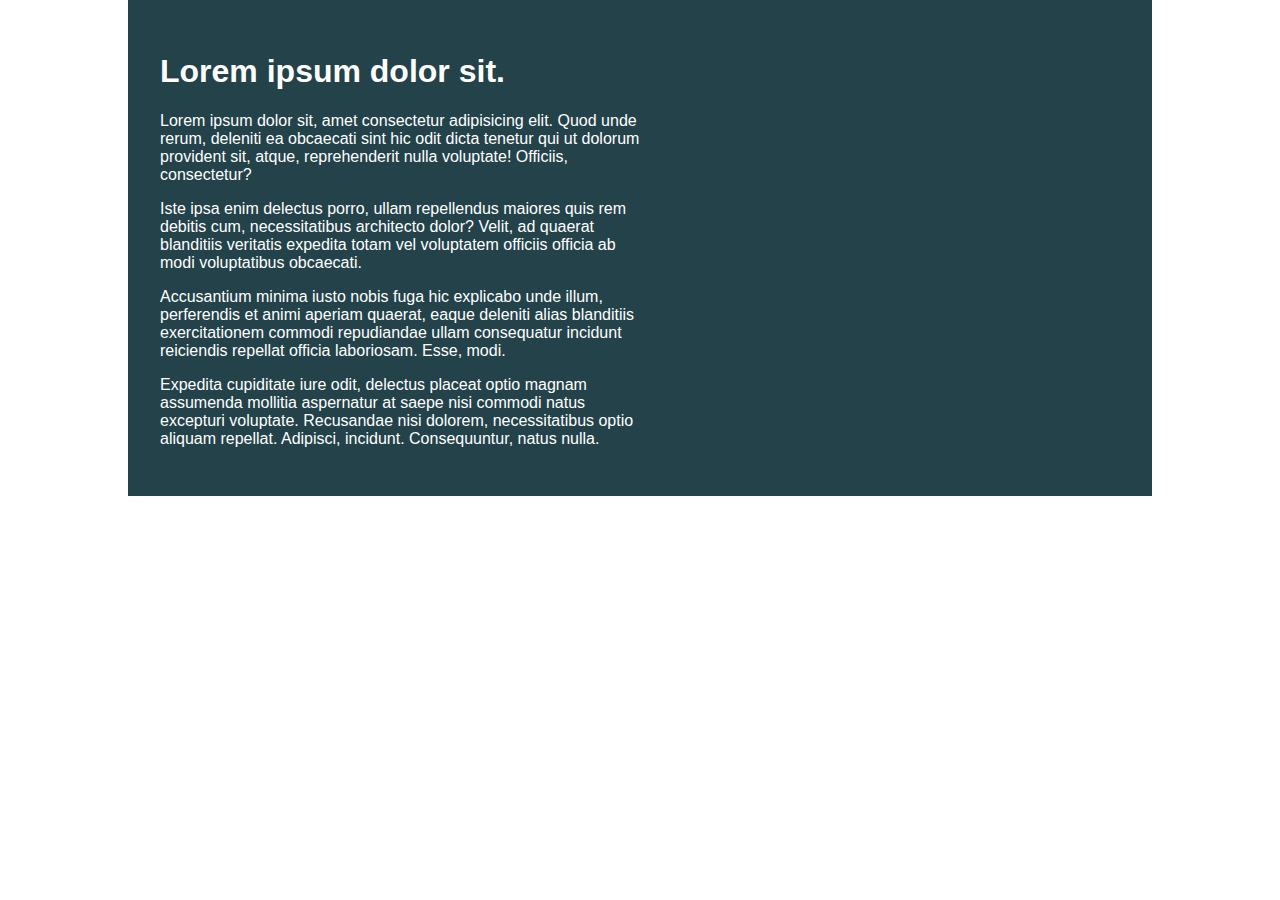
<file: challenge01/index.html>
<!DOCTYPE html>
<html lang="en">

<head>
    <meta charset="UTF-8">
    <meta name="viewport" content="width=device-width, initial-scale=1.0">
    <title>Day 01</title>

    <link rel="stylesheet" href="style.css">
</head>

<body>
    <div class="container">
        <div class="intro-content">
            <h1>Lorem ipsum dolor sit.</h1>
            <p>Lorem ipsum dolor sit, amet consectetur adipisicing elit. Quod unde rerum, deleniti ea obcaecati sint hic
                odit dicta tenetur qui ut dolorum provident sit, atque, reprehenderit nulla voluptate! Officiis,
                consectetur?</p>
            <p>Iste ipsa enim delectus porro, ullam repellendus maiores quis rem debitis cum, necessitatibus architecto
                dolor? Velit, ad quaerat blanditiis veritatis expedita totam vel voluptatem officiis officia ab modi
                voluptatibus obcaecati.</p>
            <p>Accusantium minima iusto nobis fuga hic explicabo unde illum, perferendis et animi aperiam quaerat, eaque
                deleniti alias blanditiis exercitationem commodi repudiandae ullam consequatur incidunt reiciendis
                repellat officia laboriosam. Esse, modi.</p>
            <p>Expedita cupiditate iure odit, delectus placeat optio magnam assumenda mollitia aspernatur at saepe nisi
                commodi natus excepturi voluptate. Recusandae nisi dolorem, necessitatibus optio aliquam repellat.
                Adipisci, incidunt. Consequuntur, natus nulla.</p>
        </div>
    </div>
</body>

</html>
</file>
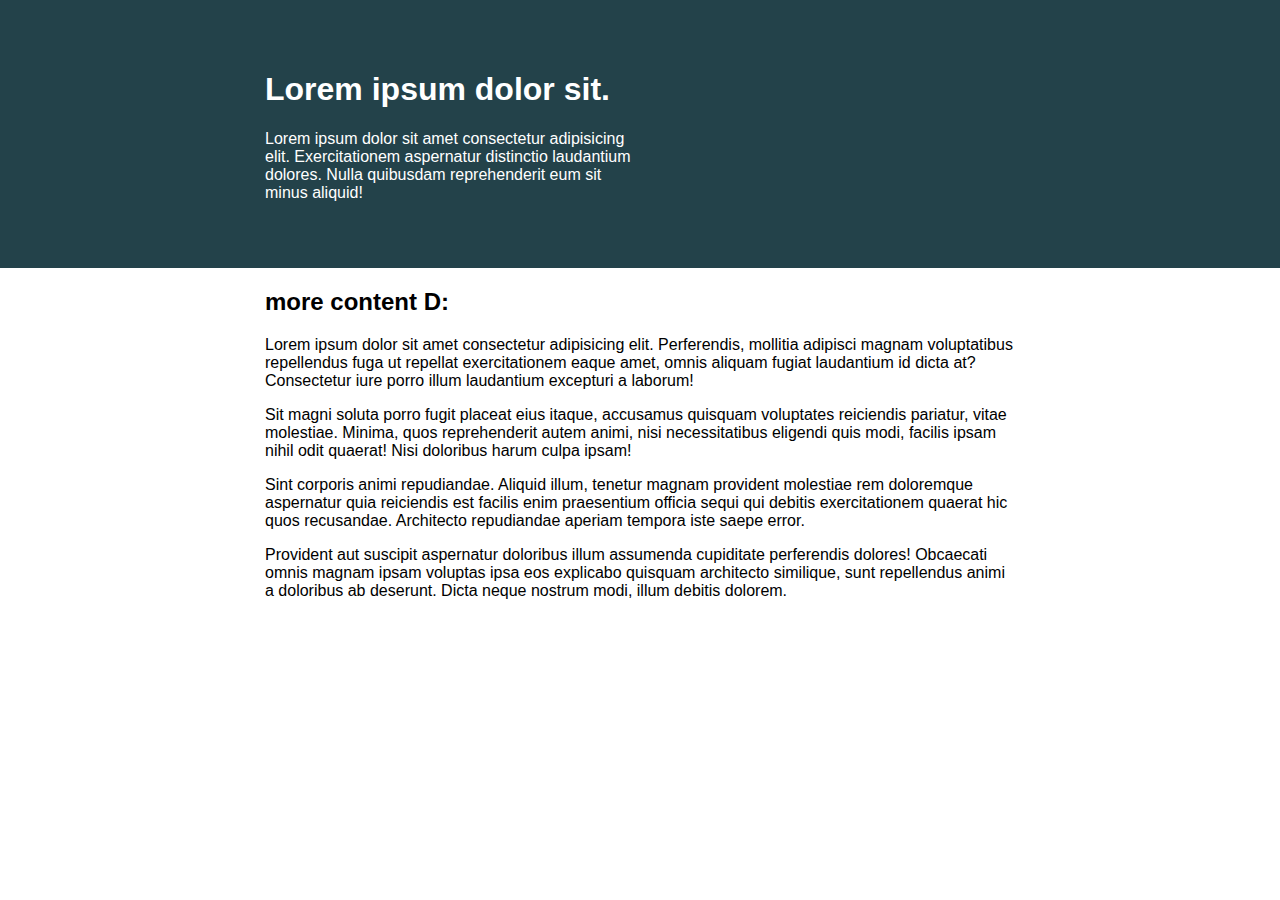
<file: challenge02/index.html>
<!DOCTYPE html>
<html lang="en">
  <head>
    <meta charset="UTF-8" />
    <meta name="viewport" content="width=device-width, initial-scale=1.0" />
    <title>Day 01</title>

    <link rel="stylesheet" href="style.css" />
  </head>
  <body>

    <div class="intro">
        <div class="container">
          <div class="intro-content">
            <h1>Lorem ipsum dolor sit.</h1>
            <p>
              Lorem ipsum dolor sit amet consectetur adipisicing elit.
              Exercitationem aspernatur distinctio laudantium dolores. Nulla
              quibusdam reprehenderit eum sit minus aliquid!
            </p>
          </div>
        </div>
    </div>

    <div class="container">
      <h2>more content D:</h2>
      <p>
        Lorem ipsum dolor sit amet consectetur adipisicing elit. Perferendis,
        mollitia adipisci magnam voluptatibus repellendus fuga ut repellat
        exercitationem eaque amet, omnis aliquam fugiat laudantium id dicta at?
        Consectetur iure porro illum laudantium excepturi a laborum!
      </p>
      <p>
        Sit magni soluta porro fugit placeat eius itaque, accusamus quisquam
        voluptates reiciendis pariatur, vitae molestiae. Minima, quos
        reprehenderit autem animi, nisi necessitatibus eligendi quis modi,
        facilis ipsam nihil odit quaerat! Nisi doloribus harum culpa ipsam!
      </p>
      <p>
        Sint corporis animi repudiandae. Aliquid illum, tenetur magnam provident
        molestiae rem doloremque aspernatur quia reiciendis est facilis enim
        praesentium officia sequi qui debitis exercitationem quaerat hic quos
        recusandae. Architecto repudiandae aperiam tempora iste saepe error.
      </p>
      <p>
        Provident aut suscipit aspernatur doloribus illum assumenda cupiditate
        perferendis dolores! Obcaecati omnis magnam ipsam voluptas ipsa eos
        explicabo quisquam architecto similique, sunt repellendus animi a
        doloribus ab deserunt. Dicta neque nostrum modi, illum debitis dolorem.
      </p>
    </div>
  </body>
</html>
</file>
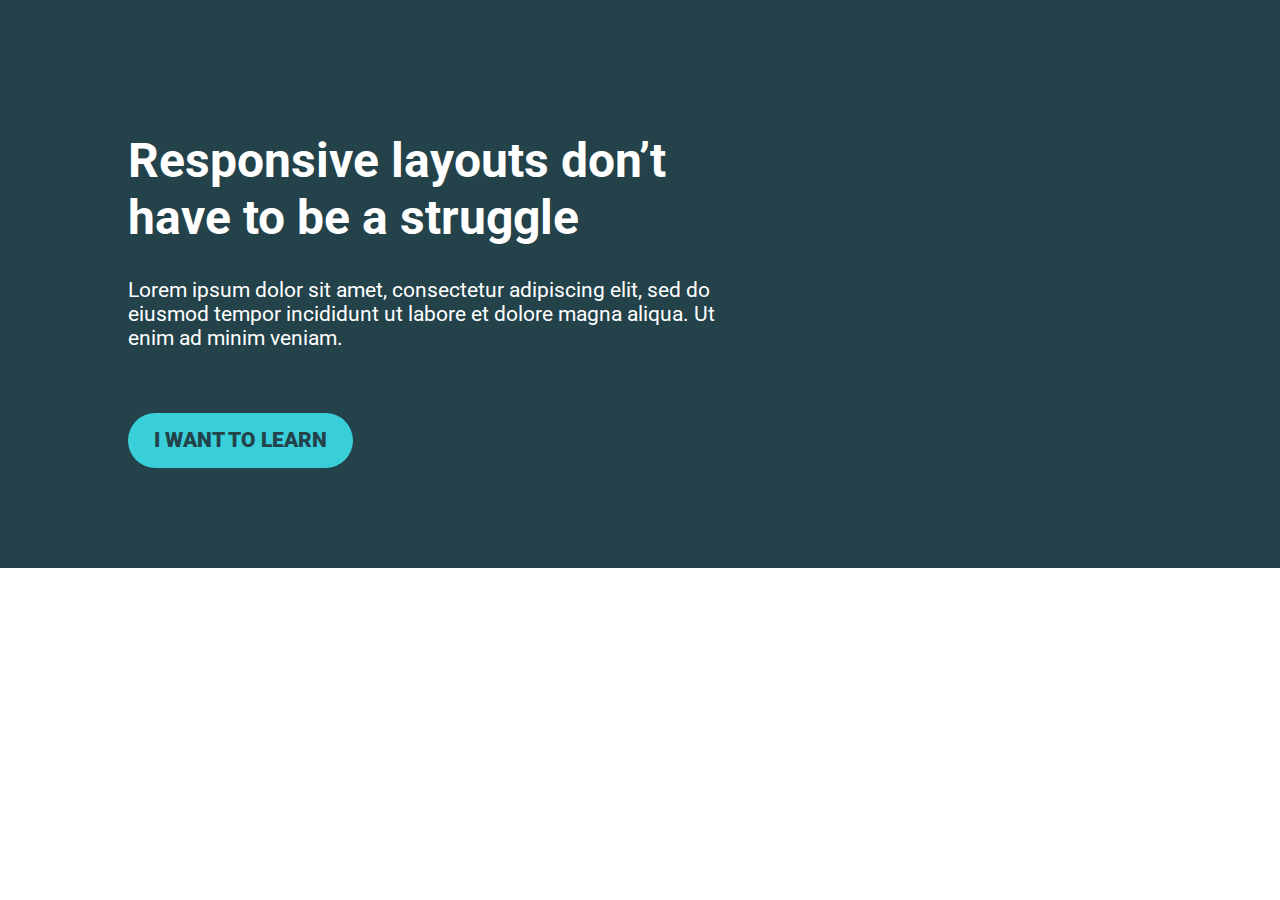
<file: challenge03/index.html>
<!DOCTYPE html>
<html lang="en">
  <head>
    <meta charset="UTF-8" />
    <meta http-equiv="X-UA-Compatible" content="IE=edge" />
    <meta name="viewport" content="width=device-width, initial-scale=1.0" />
    <title>Document</title>
    <link rel="stylesheet" href="style.css" />
  </head>
  <body>
    <div class="hero">
      <div class="container">
        <div class="hero__text">
            <h1>Responsive layouts don’t have to be a struggle</h1>
            <p>
              Lorem ipsum dolor sit amet, consectetur adipiscing elit, sed do
              eiusmod tempor incididunt ut labore et dolore magna aliqua. Ut enim ad
              minim veniam.
            </p>
            <a href="#" class="btn">I want to learn</a>
        </div>
      </div>
    </div>
  </body>
</html>
</file>
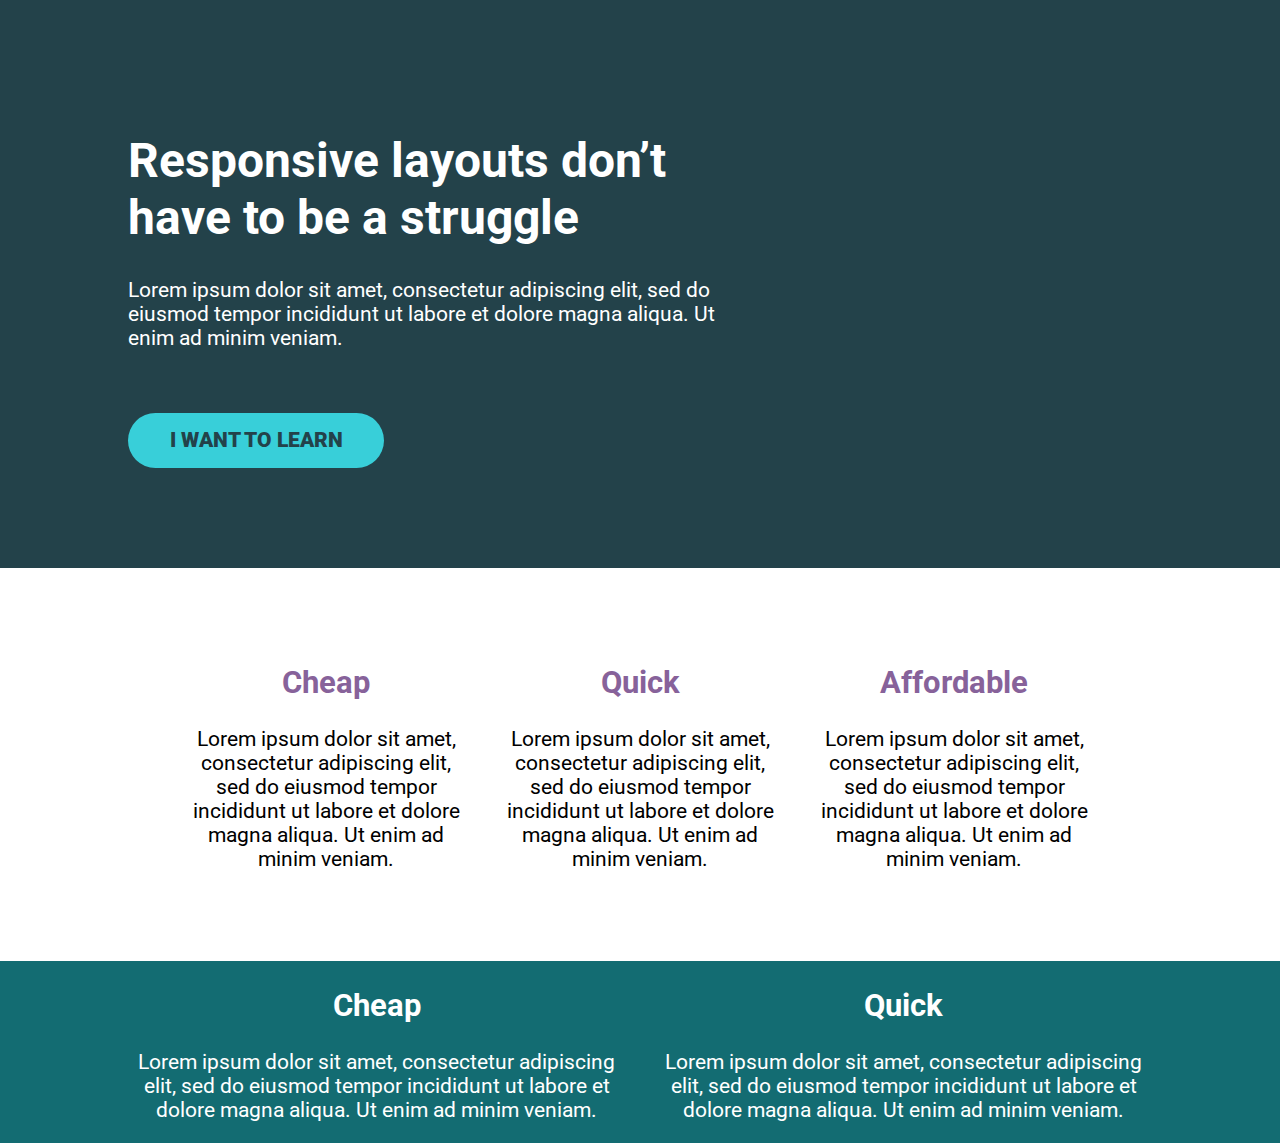
<file: flexbox-challenge01/index.html>
<!DOCTYPE html>
<html lang="en">
<head>
    <meta charset="UTF-8">
    <meta name="viewport" content="width=device-width, initial-scale=1.0">
    <title>Challenge time!</title>
    <link href="https://fonts.googleapis.com/css2?family=Roboto:wght@400;900&display=swap" rel="stylesheet"> 
    <link rel="stylesheet" href="style.css">
</head>
<body>
    <div class="hero">
        <div class="container">
            <div class="hero__text">
                <h1>Responsive layouts don’t have to be a struggle</h1>
                <p>Lorem ipsum dolor sit amet, consectetur adipiscing elit, sed do eiusmod tempor incididunt ut labore et dolore magna aliqua. Ut enim ad minim veniam.</p>
                <a href="#" class="btn">I want to learn</a>
            </div>
        </div>
    </div>

    <section class="content">
        <div class="container">
            <div class="row">
                <div class="col">
                    <h2>Cheap</h2>
                    <p>Lorem ipsum dolor sit amet, consectetur adipiscing elit, sed do eiusmod tempor incididunt ut labore et dolore magna aliqua. Ut enim ad minim veniam.</p>
                </div>
                <div class="col">
                    <h2>Quick</h2>
                    <p>Lorem ipsum dolor sit amet, consectetur adipiscing elit, sed do eiusmod tempor incididunt ut labore et dolore magna aliqua. Ut enim ad minim veniam.</p>
                </div>
                <div class="col">
                    <h2>Affordable</h2>
                    <p>Lorem ipsum dolor sit amet, consectetur adipiscing elit, sed do eiusmod tempor incididunt ut labore et dolore magna aliqua. Ut enim ad minim veniam.</p>
                </div>
            </div>
        </div>
    </section>


    <footer>
        <div class="container">
            <div class="row">
                <div class="col">
                    <h2>Cheap</h2>
                    <p>Lorem ipsum dolor sit amet, consectetur adipiscing elit, sed do eiusmod tempor incididunt ut labore et dolore magna aliqua. Ut enim ad minim veniam.</p>
                </div>
                <div class="col">
                    <h2>Quick</h2>
                    <p>Lorem ipsum dolor sit amet, consectetur adipiscing elit, sed do eiusmod tempor incididunt ut labore et dolore magna aliqua. Ut enim ad minim veniam.</p>
                </div>
            </div>
        </div>
    </footer>


</body>
</html>
</file>
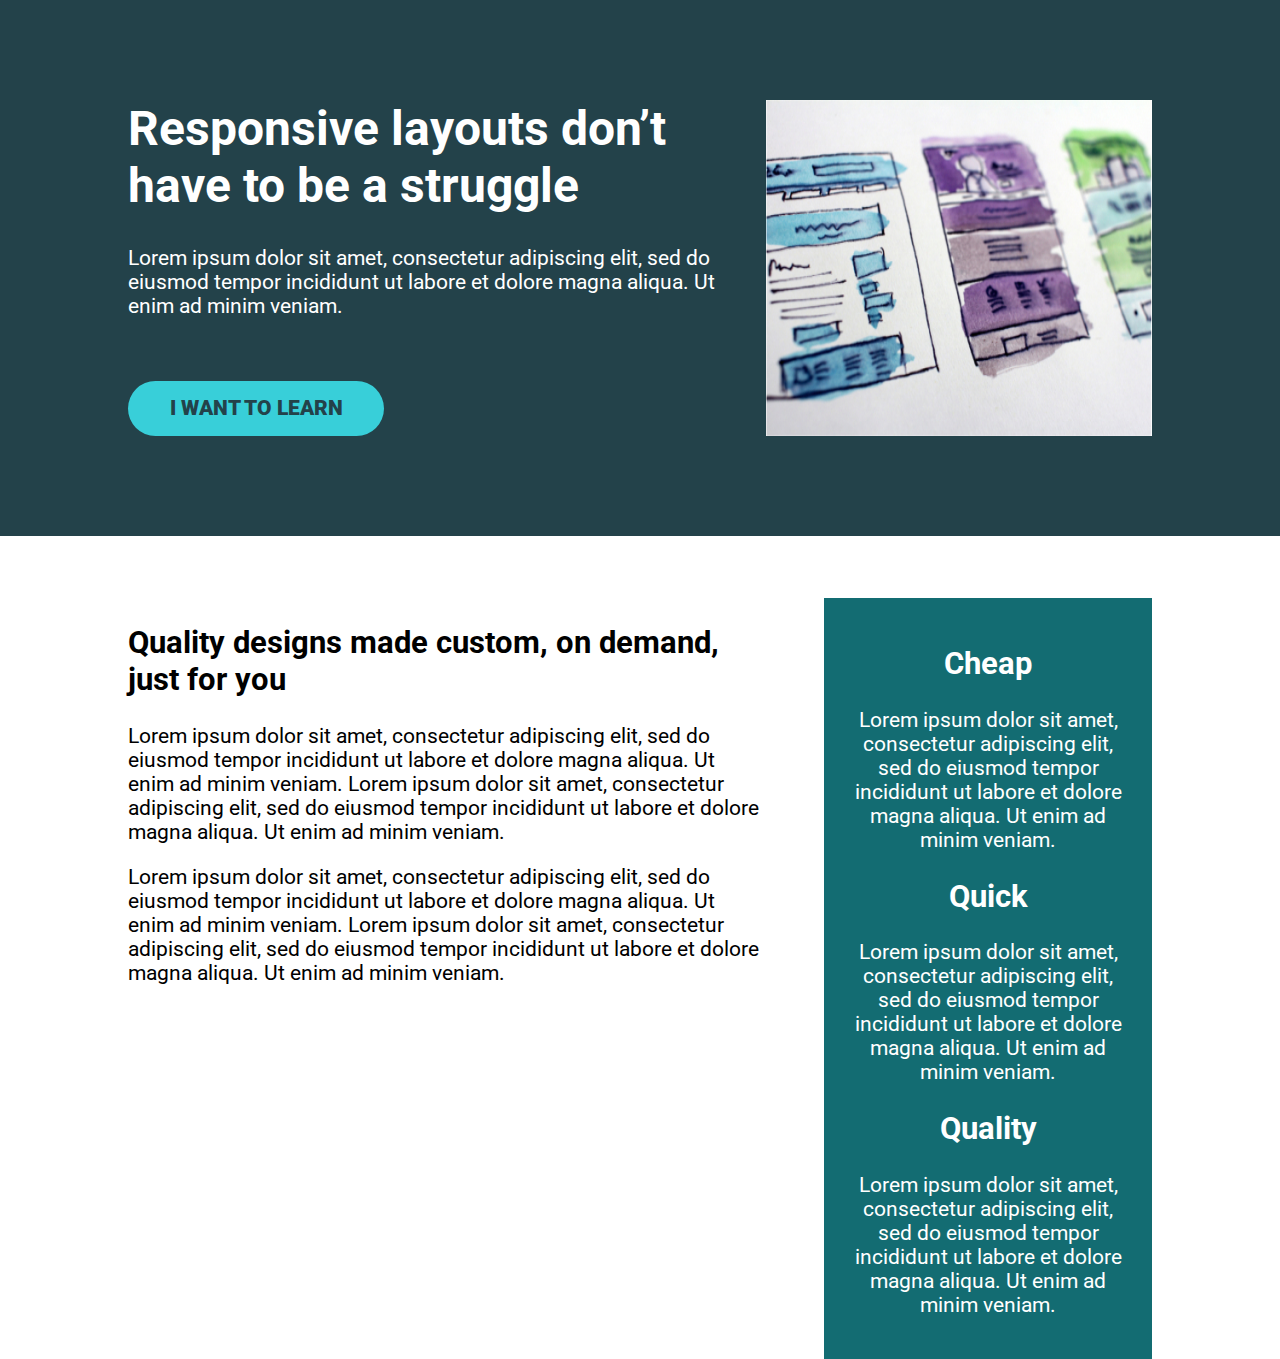
<file: flexbox-challenge02/index.html>
<!DOCTYPE html>
<html lang="en">
<head>
    <meta charset="UTF-8">
    <meta name="viewport" content="width=device-width, initial-scale=1.0">
    <title>Conquering Rsponsive Layouts</title>
    <link href="https://fonts.googleapis.com/css2?family=Roboto:wght@400;900&display=swap" rel="stylesheet"> 
    <link rel="stylesheet" href="style.css">
</head>
<body>
    <header class="hero">
        <div class="container row">
            <div class="hero__text">
                <h1>Responsive layouts don’t have to be a struggle</h1>
                <p>Lorem ipsum dolor sit amet, consectetur adipiscing elit, sed do eiusmod tempor incididunt ut labore et dolore magna aliqua. Ut enim ad minim veniam.</p>
                <a href="#" class="btn">I want to learn</a>
            </div>
            <img src="img/hero-img.jpg" alt="">
        </div>
    </header> 
    <main class="main container row">
        <section class="primary-content">
            <h2 class="section-title">Quality designs made custom, on demand, just for you</h2>
            <p>Lorem ipsum dolor sit amet, consectetur adipiscing elit, sed do eiusmod tempor incididunt ut labore et dolore magna aliqua. Ut enim ad minim veniam. Lorem ipsum dolor sit amet, consectetur adipiscing elit, sed do eiusmod tempor incididunt ut labore et dolore magna aliqua. Ut enim ad minim veniam.</p>
            <p>Lorem ipsum dolor sit amet, consectetur adipiscing elit, sed do eiusmod tempor incididunt ut labore et dolore magna aliqua. Ut enim ad minim veniam. Lorem ipsum dolor sit amet, consectetur adipiscing elit, sed do eiusmod tempor incididunt ut labore et dolore magna aliqua. Ut enim ad minim veniam.</p>
        </section>
        <aside class="sidebar">
            <h2 class="sidebar-title">Cheap</h2>
            <p>Lorem ipsum dolor sit amet, consectetur adipiscing elit, sed do eiusmod tempor incididunt ut labore et dolore magna aliqua. Ut enim ad minim veniam.</p>
            <h2 class="sidebar-title">Quick</h2>
            <p>Lorem ipsum dolor sit amet, consectetur adipiscing elit, sed do eiusmod tempor incididunt ut labore et dolore magna aliqua. Ut enim ad minim veniam.</p>
            <h2 class="sidebar-title">Quality</h2>
            <p>Lorem ipsum dolor sit amet, consectetur adipiscing elit, sed do eiusmod tempor incididunt ut labore et dolore magna aliqua. Ut enim ad minim veniam.</p>
        </aside>
    </main>

    

</body>
</html>
</file>
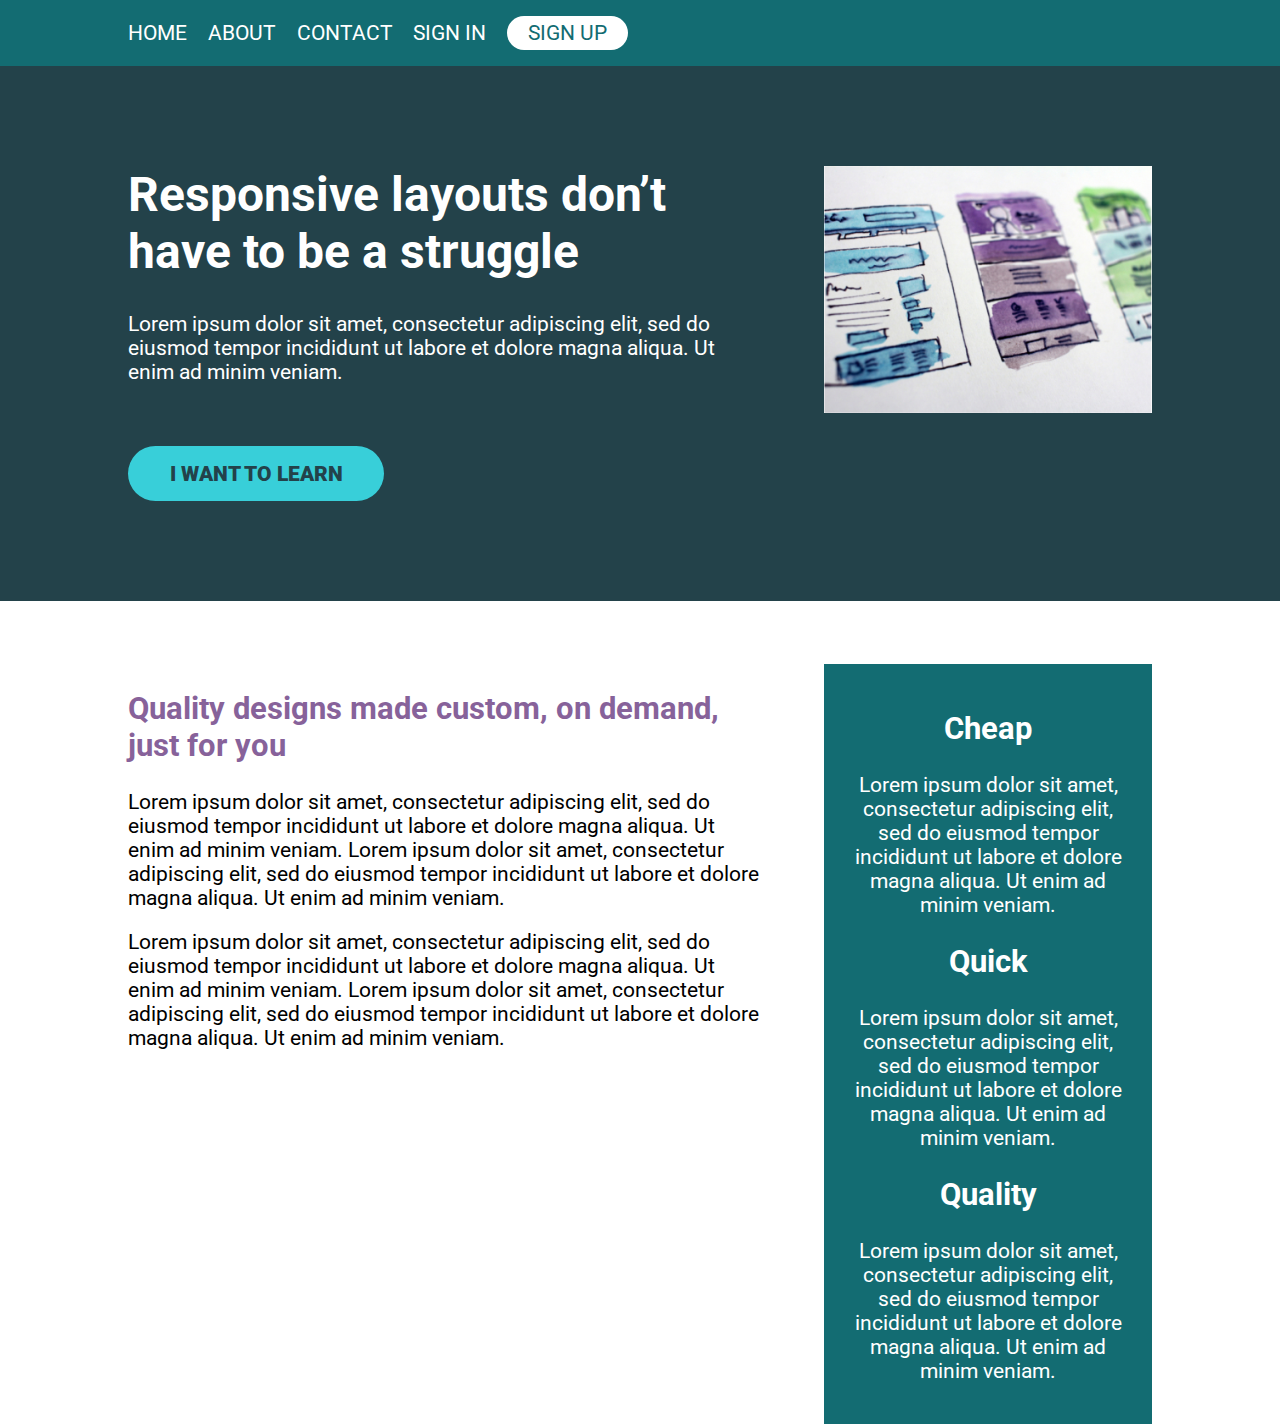
<file: flexbox-challenge03/index.html>
<!DOCTYPE html>
<html lang="en">
<head>
    <meta charset="UTF-8">
    <meta name="viewport" content="width=device-width, initial-scale=1.0">
    <title>Conquering Responsive Layouts</title>
    <link href="https://fonts.googleapis.com/css2?family=Roboto:wght@400;900&display=swap" rel="stylesheet"> 
    <link rel="stylesheet" href="style.css">
</head>
<body>
    <header>
        <div class="container">
            <nav class="nav">
                <ul class="nav__list">
                    <li class="nav__item"><a href="#" class="nav__link">Home</a></li>
                    <li class="nav__item"><a href="#" class="nav__link">About</a></li>
                    <li class="nav__item"><a href="#" class="nav__link">Contact</a></li>
                    <li class="nav__item"><a href="#" class="nav__link">Sign In</a></li>
                    <li class="nav__item"><a href="#" class="nav__link nav__link--button">Sign up</a></li>
                </ul>
            </nav>
        </div>
    </header>

    <section class="hero">
        <div class="container row">
            <div class="hero__text">
                <h1>Responsive layouts don’t have to be a struggle</h1>
                <p>Lorem ipsum dolor sit amet, consectetur adipiscing elit, sed do eiusmod tempor incididunt ut labore et dolore magna aliqua. Ut enim ad minim veniam.</p>
                <a href="#" class="btn">I want to learn</a>
            </div>
            <img src="img/hero-img.jpg" alt="UX design sketches" class="hero__img">
        </div>
    </section> 

    <main class="main container row">
            <section class="primary-content">
                <h2 class="section-title">Quality designs made custom, on demand, just for you</h2>
                <p>Lorem ipsum dolor sit amet, consectetur adipiscing elit, sed do eiusmod tempor incididunt ut labore et dolore magna aliqua. Ut enim ad minim veniam. Lorem ipsum dolor sit amet, consectetur adipiscing elit, sed do eiusmod tempor incididunt ut labore et dolore magna aliqua. Ut enim ad minim veniam.</p>
                <p>Lorem ipsum dolor sit amet, consectetur adipiscing elit, sed do eiusmod tempor incididunt ut labore et dolore magna aliqua. Ut enim ad minim veniam. Lorem ipsum dolor sit amet, consectetur adipiscing elit, sed do eiusmod tempor incididunt ut labore et dolore magna aliqua. Ut enim ad minim veniam.</p>
            </section>
            <aside class="sidebar">
                <h2 class="sidebar-title">Cheap</h2>
                <p>Lorem ipsum dolor sit amet, consectetur adipiscing elit, sed do eiusmod tempor incididunt ut labore et dolore magna aliqua. Ut enim ad minim veniam.</p>

                <h2 class="sidebar-title">Quick</h2>
                <p>Lorem ipsum dolor sit amet, consectetur adipiscing elit, sed do eiusmod tempor incididunt ut labore et dolore magna aliqua. Ut enim ad minim veniam.</p>

                <h2 class="sidebar-title">Quality</h2>
                <p>Lorem ipsum dolor sit amet, consectetur adipiscing elit, sed do eiusmod tempor incididunt ut labore et dolore magna aliqua. Ut enim ad minim veniam.</p>
            </aside>
    </main>

    

</body>
</html>
</file>
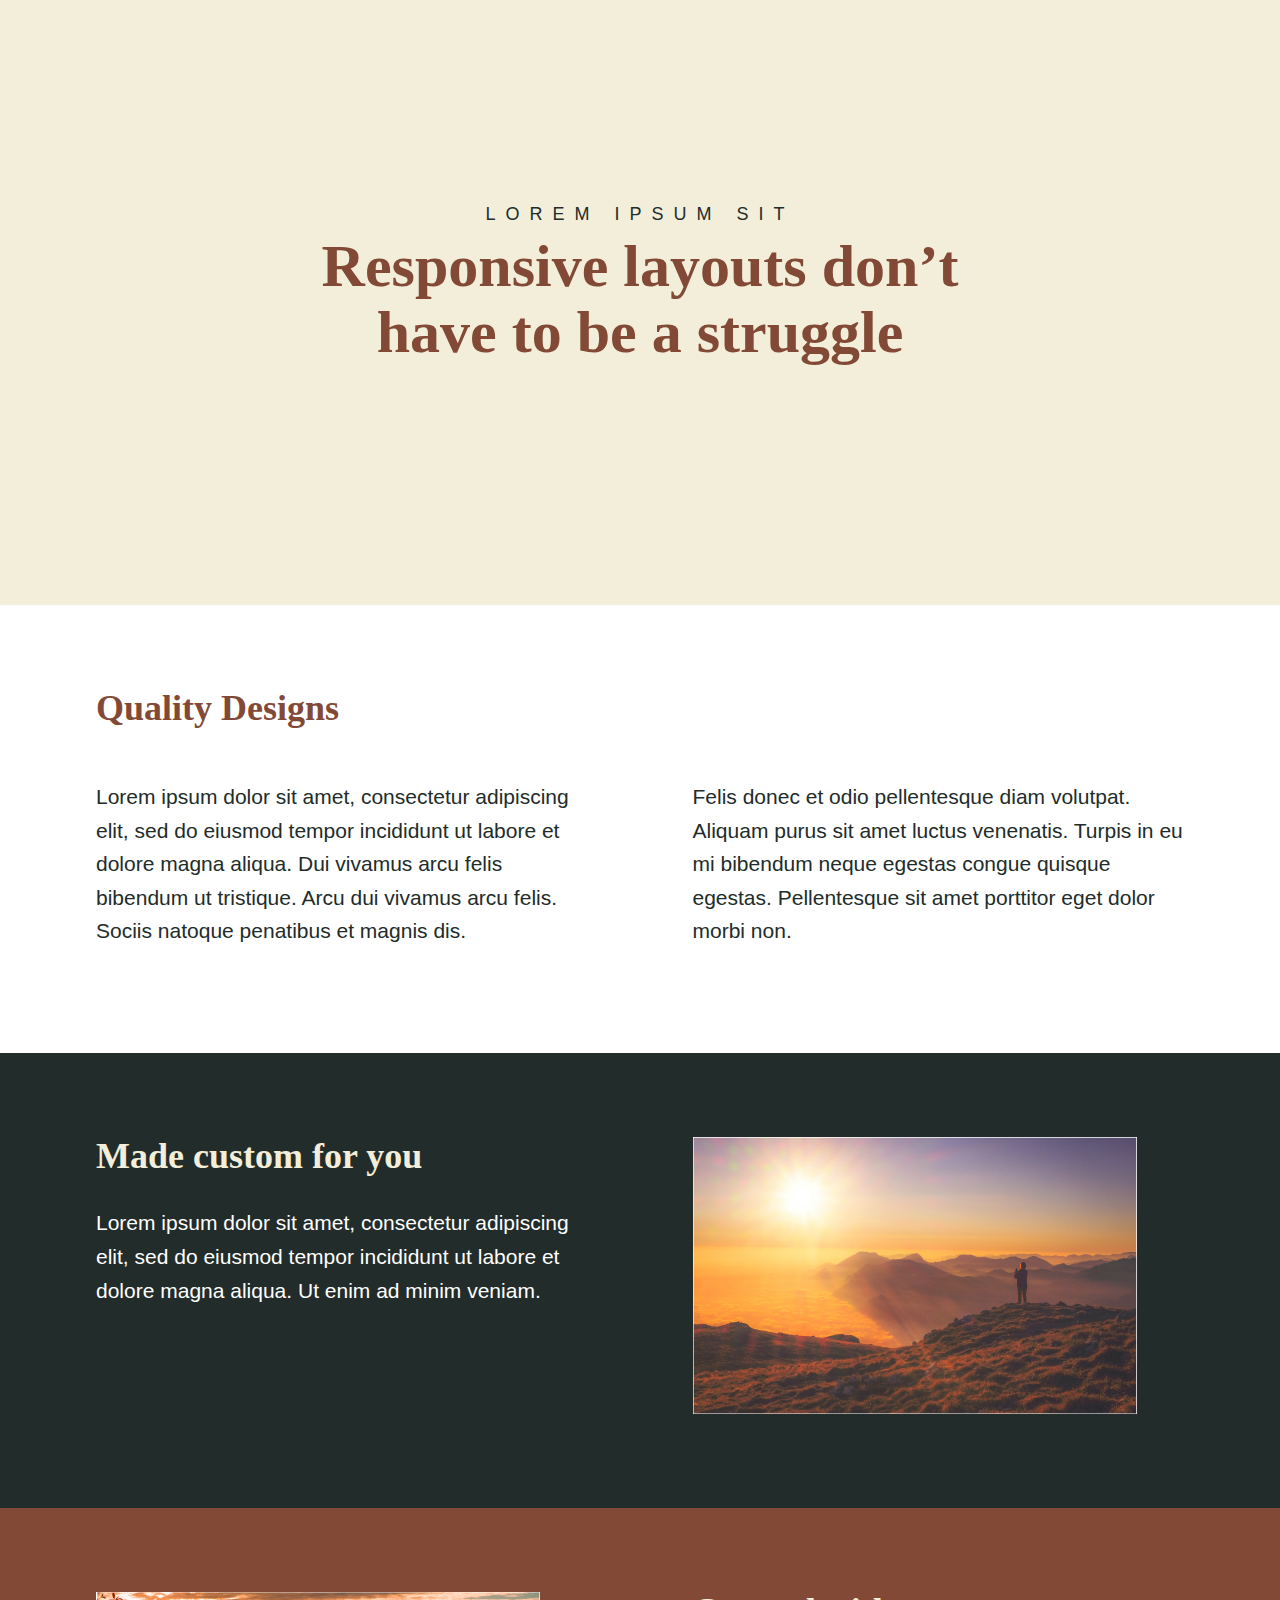
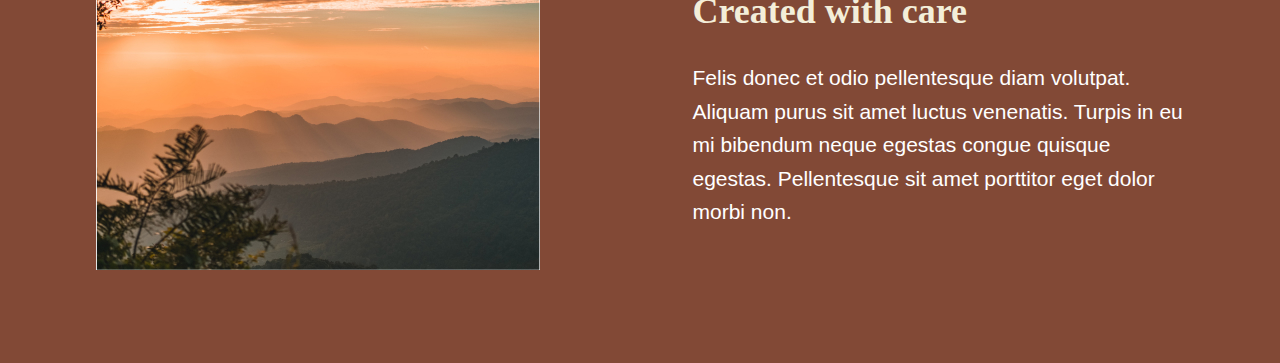
<file: flexbox-challenge04/index.html>
<!DOCTYPE html>
<html lang="en">
  <head>
    <meta charset="UTF-8" />
    <meta http-equiv="X-UA-Compatible" content="IE=edge" />
    <meta name="viewport" content="width=device-width, initial-scale=1.0" />
    <link rel="stylesheet" href="./style.css" />
    <title>Document</title>
  </head>
  <body>
    <section class="intro">
      <div class="container">
        <p class="intro__text">lorem ipsum sit</p>
        <h1 class="intro__title">
          Responsive layouts don’t <br> have to be a struggle
        </h1>
      </div>
    </section>

    <section class="section-two">
      <div class="container">
        <h2 class="section-title section-title--dark">Quality Designs</h2>
        <div class="row">
          <div class="col">
            <p>
              Lorem ipsum dolor sit amet, consectetur adipiscing elit, sed do
              eiusmod tempor incididunt ut labore et dolore magna aliqua. Dui
              vivamus arcu felis bibendum ut tristique. Arcu dui vivamus arcu
              felis. Sociis natoque penatibus et magnis dis.
            </p>
          </div>
          <div class="col">
            <p>
              Felis donec et odio pellentesque diam volutpat. Aliquam purus sit
              amet luctus venenatis. Turpis in eu mi bibendum neque egestas
              congue quisque egestas. Pellentesque sit amet porttitor eget dolor
              morbi non.
            </p>
          </div>
        </div>
      </div>
    </section>

    <section class="section-three">
      <div class="container row">
        <div class="col">
          <h2 class="section-title">Made custom for you</h2>
          <p>
            Lorem ipsum dolor sit amet, consectetur adipiscing elit, sed do
            eiusmod tempor incididunt ut labore et dolore magna aliqua. Ut enim
            ad minim veniam.
          </p>
        </div>
        <div class="col">
          <img src="img/image-01.jpg" alt="" />
        </div>
      </div>
    </section>

    <section class="section-four">
      <div class="container row">
        <div class="col">
          <img src="img/image-02.jpg" alt="" />
        </div>
        <div class="col">
          <h2 class="section-title">Created with care</h2>
          <p>
            Felis donec et odio pellentesque diam volutpat. Aliquam purus sit
            amet luctus venenatis. Turpis in eu mi bibendum neque egestas congue
            quisque egestas. Pellentesque sit amet porttitor eget dolor morbi
            non.
          </p>
        </div>
      </div>
    </section>
  </body>
</html>
</file>
<file: challenge01/style.css>
/* INSTRUCTIONS
 *
 * 1) Limit the total width of
 *    the .intro-conent to about half
 *    of it's parent
 *
 * 2) Stop the text from overflowing
 *    out the bottom at small screen
 *    widths
 *
 * You may modify the HTML if needed
 *
 */

* {
  box-sizing: border-box;
}

body {
  margin: 0;
  font-family: sans-serif;
}

.container {
  background: #23424a;
  color: white;

  width: 80%;
  margin: 0 auto;
  padding: 2em;
  
}


.intro-content {
  width: 50%;
}
</file>
<file: challenge02/style.css>
* {
  box-sizing: border-box;
}

body {
  margin: 0;
  font-family: sans-serif;
}

.container {
  width: 80%;
  max-width: 750px;
  margin: 0 auto;
}

.intro {
  background-color: #23424a;
  color: white;
  padding: 50px 0;
}

.intro-content {
  width: 50%;
}
</file>
<file: challenge03/style.css>
@import url('https://fonts.googleapis.com/css2?family=Roboto:wght@400;900&display=swap');
*,
*::before,
*::afrer {
    box-sizing: border-box;
}

body {
    margin: 0;
    font-family: 'Roboto', sans-serif;
    font-size: 1.3rem;
}

h1 {
    font-size: 3rem;
}

.container {
    width: 80%;
    max-width: 1100px;
    margin: 0 auto;
}


.hero {
    padding: 100px 0;
    background-color: #23424A;
    color: #fff;
}

.hero__text {
    width: 60%;
}

.hero p {
    margin-bottom: 3em;
}

.btn {
    display: inline-block;
    text-decoration: none;
    text-transform: uppercase;
    color: #23424a;
    font-weight: 900;
    background-color: #38cfd9;
    padding: .75em 1.25em;
    border-radius: 100px;
}


.btn:hover,
.btn:focus {
    opacity: .75;
}
</file>
<file: flexbox-challenge01/style.css>
/* 
////// For this challenge ///////

- You will have to modify the HTML

- You can add new classes in the HTML
  if you need to

// Requirements
1. The headings in the first row must be
   a different color
2. The two .col at the bottom must go next
   to one another
3. The section at the bottom should have
   a dark background color and a different
   color of text
4. I've removed the "gap" that I created,
   so you'll have to add it back in

   */

*, *::before, *::after {
    box-sizing: border-box;
}

body {
    margin: 0;
    font-family: 'Roboto', sans-serif;
    font-size: 1.3rem;
}

h1 {
    font-size: 3rem;
}

.container {
    width: 80%;
    max-width: 1100px;
    margin: 0 auto;
}

.row {
    /* display: flex => flex container */
    display: flex;
 
}

.col {
    /* these are now flex items */
    width: 100%;
    text-align: center;
}

.col + .col {
    margin-left: 30px;
}

.col h2 {
    color: #87629A;
}

.hero {
    padding: 100px 0;
    background-color: #23424A;
    color: #FFF;
}

.hero__text {
    width: 60%;
}

.hero p {
    margin-bottom: 3em;
}

.content {
    background-color: #FFF;
    margin: 70px;
}

footer {
    background-color: #136C72 ;
    color: #fff;
}

footer .col h2 {
    color: #fff;
}

.btn {
    display: inline-block;
    text-decoration: none;
    text-transform: uppercase; 
    color: #23424A;
    font-weight: 900;
    background-color: #38CFD9;
    padding: .75em 2em;
    border-radius: 100px;
}

.btn:hover,
.btn:focus {
    opacity: .75; 
}
</file>
<file: flexbox-challenge02/style.css>
/* 
////// For this challenge ///////

- All text is in the text.md file

// Requirements
1. Refer to the design specs for the
   overall layout 
2. The image should line up with
   the sidebar in the section
   below

*/

*, *::before, *::after {
    box-sizing: border-box;
}

body {
    margin: 0;
    font-family: 'Roboto', sans-serif;
    font-size: 1.3rem;
}

img {
    max-width: 100%;
}

h1 {
    font-size: 3rem;
    margin-top: 0;
}

.container {
    width: 80%;
    max-width: 1100px;
    margin: 0 auto;
}

.row {
    /* display: flex => flex container */
    display: flex;
    justify-content: space-between;
    
    /* can't use yet */
    /* gap: 100px; */
}

.col {
    /* these are now flex items */
    width: 100%;
}

.col + .col {
    margin-left: 30px;
}

.hero {
    padding: 100px 0;
    background-color: #23424A;
    color: #FFF;
}

.hero__text { 
    width: 62%;
}

.hero__img {
    width: 32%;
    align-self: flex-start;
}

.hero p {
    margin-bottom: 3em;
}

.btn {
    display: inline-block;
    text-decoration: none;
    text-transform: uppercase; 
    color: #23424A;
    font-weight: 900;
    background-color: #38CFD9;
    padding: .75em 2em;
    border-radius: 100px;
}

.btn:hover,
.btn:focus {
    opacity: .75; 
}

.main {
    margin-top: 3em;
}

.primary-content {
    width: 62%;
}

.sidebar {
    width: 32%;
    padding: 1em;
    text-align: center;
    color: #fff;
    background-color: #136c72;
}
</file>
<file: flexbox-challenge03/style.css>
/* 
////// For this challenge ///////

- All text is in the text.md file

// Requirements
   1. Get all the navigation items next to one another
   2. Add a space between all the items
*/

*, *::before, *::after {
    box-sizing: border-box;
}

body {
    margin: 0;
    font-family: 'Roboto', sans-serif;
    font-size: 1.3rem;
}

img {
    max-width: 100%;
}

h1 {
    font-size: 3rem;
    margin-top: 0;
}

.section-title {
    color: #87629A;
}

.btn {
    display: inline-block;
    text-decoration: none;
    text-transform: uppercase; 
    color: #23424A;
    font-weight: 900;
    background-color: #38CFD9;
    padding: .75em 2em;
    border-radius: 100px;
}

.btn:hover,
.btn:focus {
    opacity: .75; 
}

.container {
    width: 80%;
    max-width: 1100px;
    margin: 0 auto;
}

.row {
    display: flex;
    justify-content: space-between;
}

.col {
    /* these are now flex items */
    width: 100%;
}

.col + .col {
    margin-left: 30px;
}


header {
    background: #136c72;
    padding: 1em 0;
}

.nav__list {
    margin: 0;
    padding: 0;
    list-style: none;
    display: flex;
    gap: 1em;
}

.nav__link {
    color: #fff;
    text-decoration: none;
    text-transform: uppercase;;
}

.nav__link--button {
    background: #fff;
    color: #136c72;
    padding: .25em 1em;
    border-radius: 10em;
}

.nav__link:hover {
    opacity: .75;
}


.hero {
    padding: 100px 0;
    background-color: #23424A;
    color: #FFF;
}

.hero__text { 
    width: 62%;
}

.hero__img {
    width: 32%;
    align-self: flex-start;
}

.hero p {
    margin-bottom: 3em;
}

.main {
    margin-top: 3em;
}

.primary-content {
    width: 62%;
}

.sidebar {
    width: 32%;
    padding: 1em;
    text-align: center;
    color: #fff;
    background-color: #136c72;
}
</file>
<file: flexbox-challenge04/style.css>
*, *::before, *::after {
        box-sizing: border-box;
}

body {
    margin: 0;
    font-family: 'Roboto', sans-serif;
    font-size: 1.3125rem;
    line-height: 1.6;
    color: #222C2A;
}

img {
    max-width: 100%;
}

h1, h2 {
    font-family: 'Playfair Display', serif;
    font-weight: 900;
    margin-top: 0;
    line-height: 1.1;
}

section {
    padding: 4em 0;
}

.container {
    width: 85%;
    margin: 0 auto;
    max-width: 1128px;
}

.section-title {
    font-size: 2.25rem;
    color: #F3EED9;
}

.section-title--dark {
    color:#824936;
}

.intro {
    background-color: #F3EED9;
    padding: 200px 0;
    text-align: center;
    color: #824936;
}

.intro__text {
    text-transform: uppercase;
    letter-spacing: 10px;
    font-size: 1.125rem;
    color: #222C2A;
    margin: 0 0 .25em;
}

.intro__title {
    font-size: 3rem;
}

.section-three {
    background-color: #222C2A;
    color: #fff;
}

.section-four {
    background-color: #824936;
    color: #fff;
}

@media (min-width:800px) {
    .row {
        display: flex;
    }

    .col {
        width: 100%;
    }

    .col + .col {
        margin-left: 5em;
    }

    .intro__title {
        font-size: 3.75rem;
    }
}
</file>
